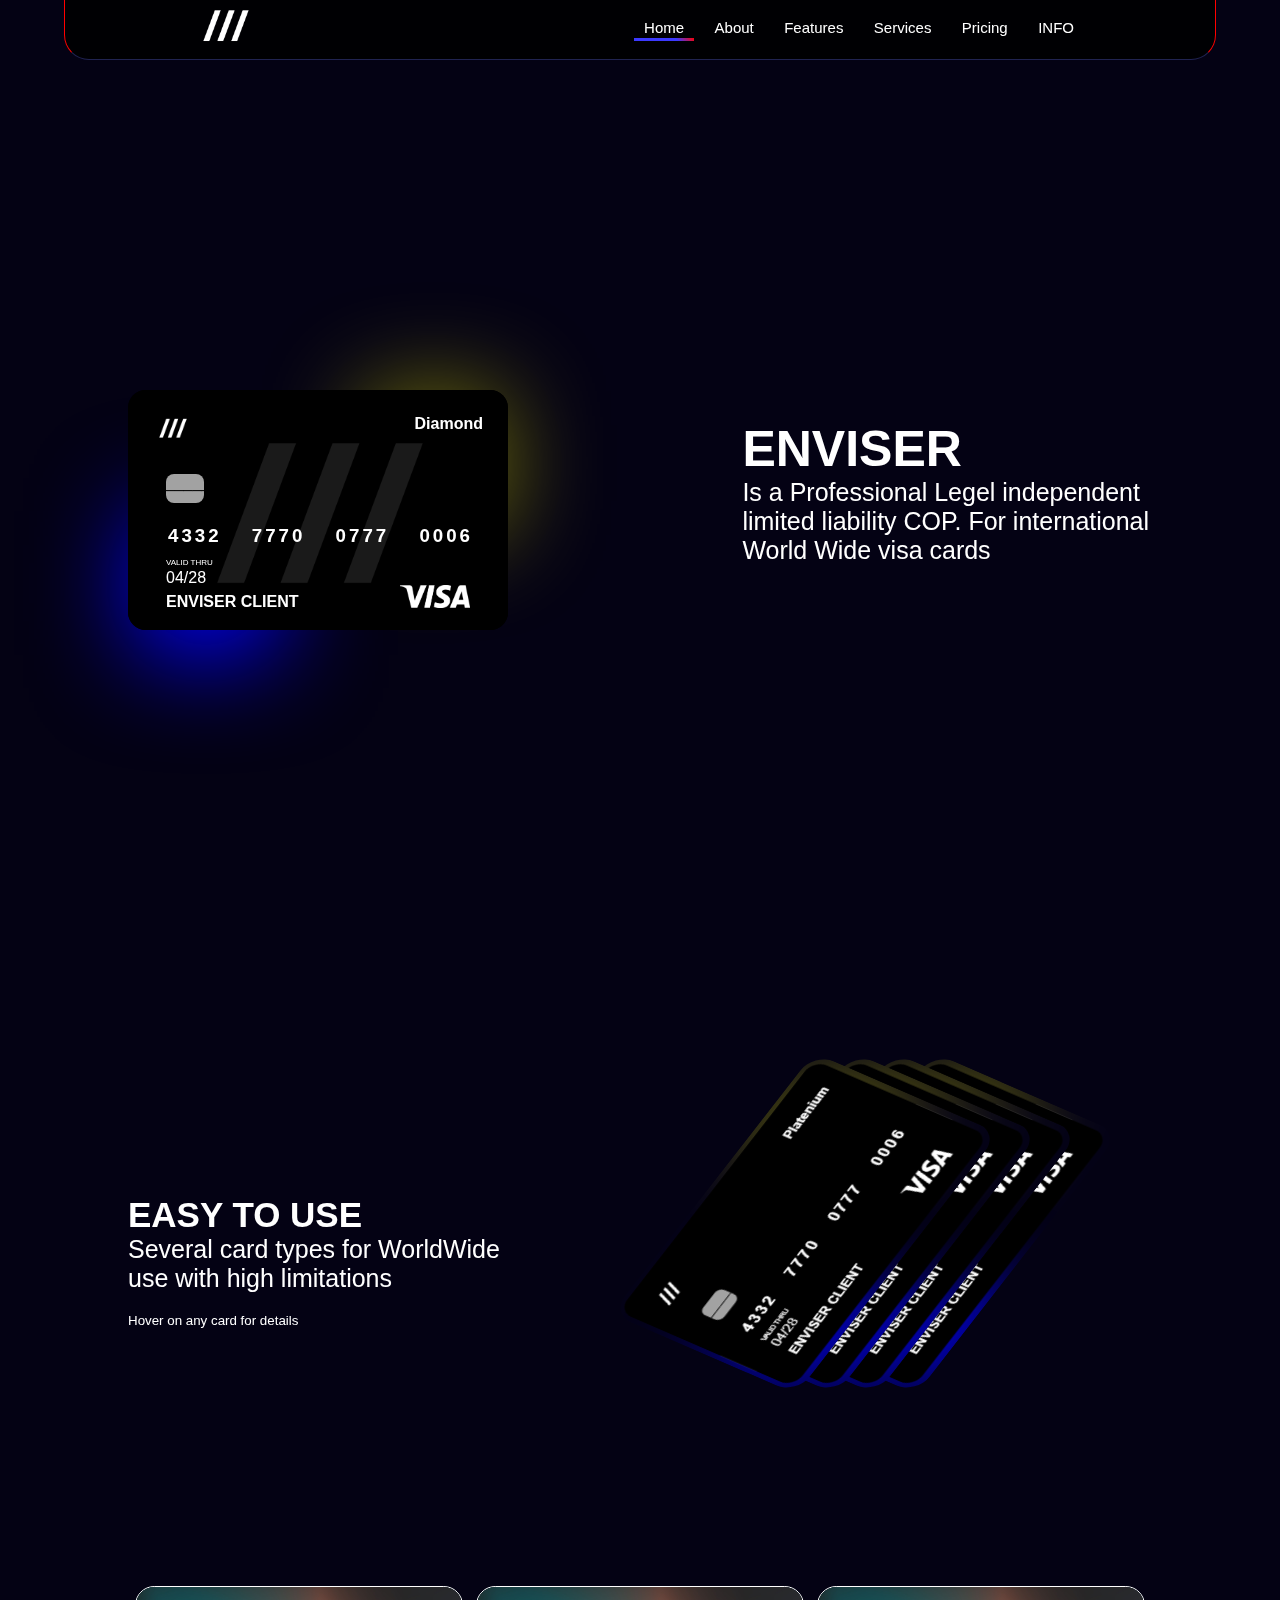
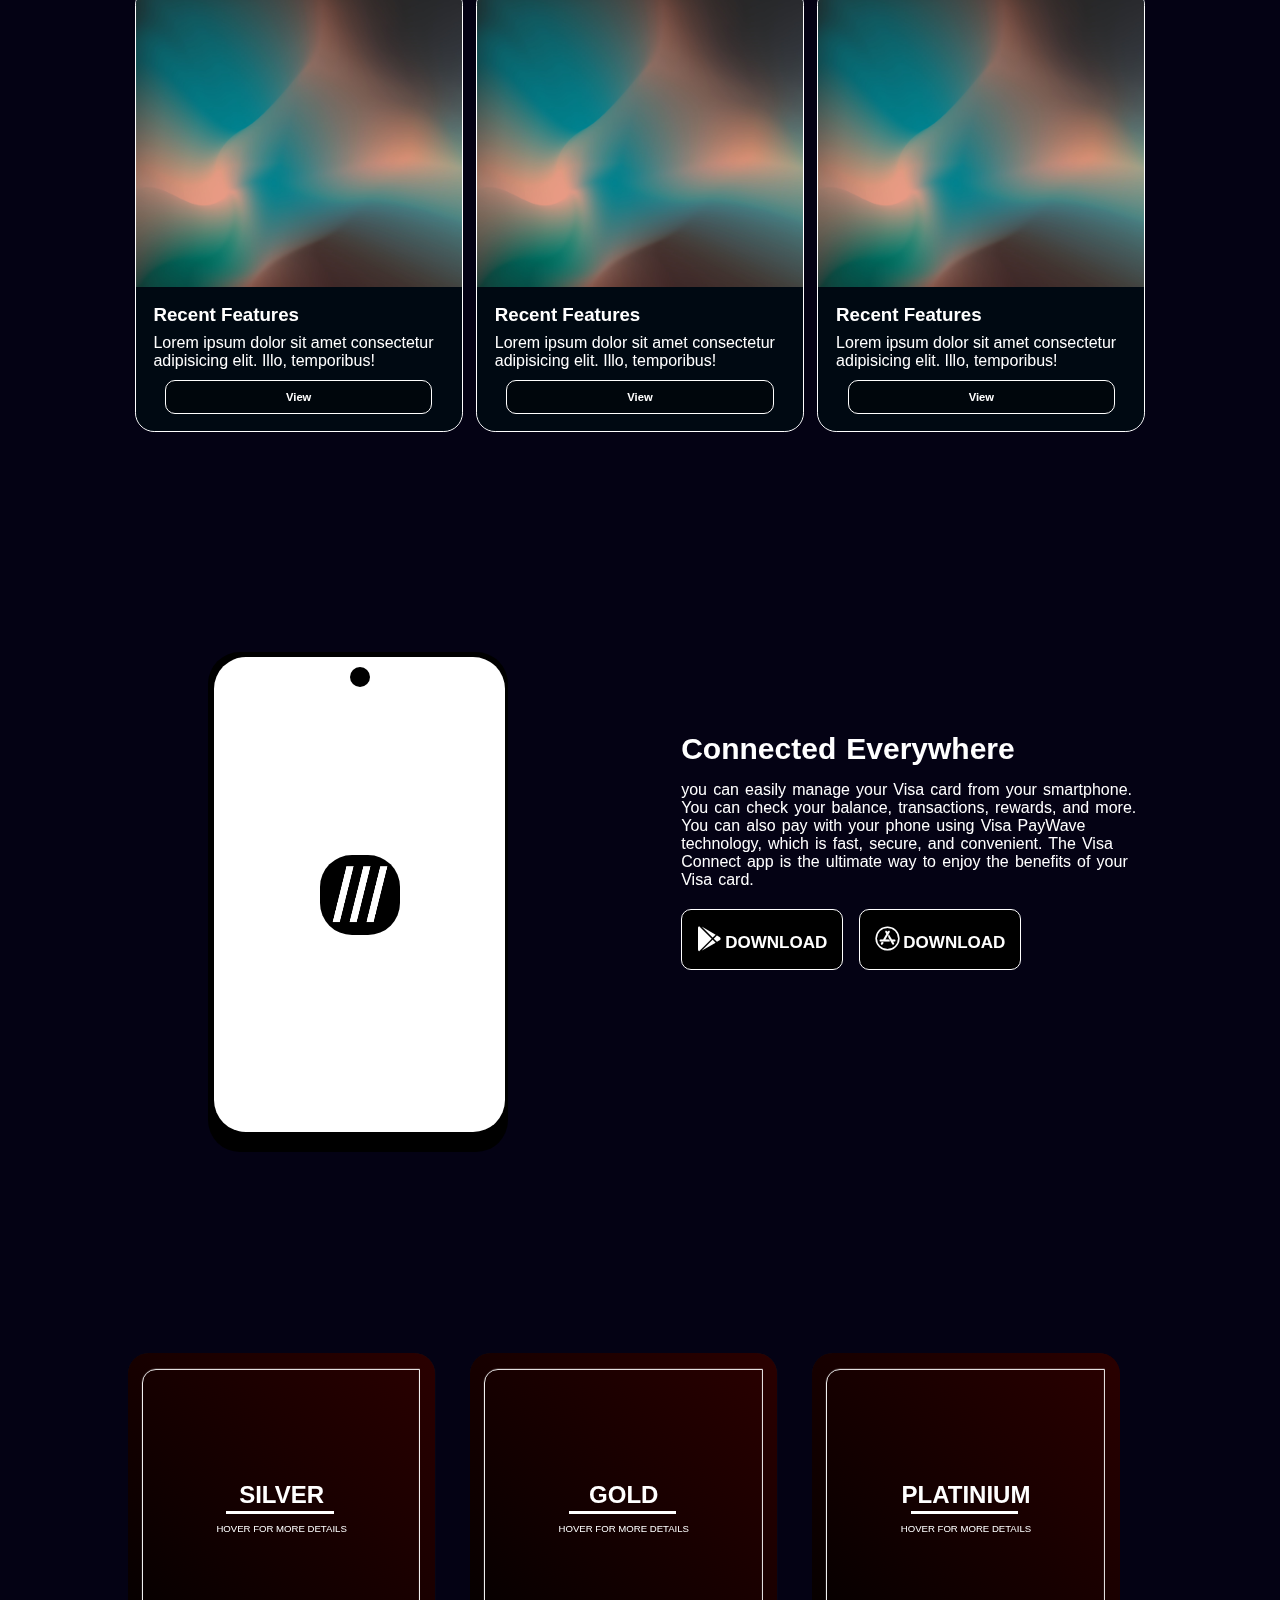
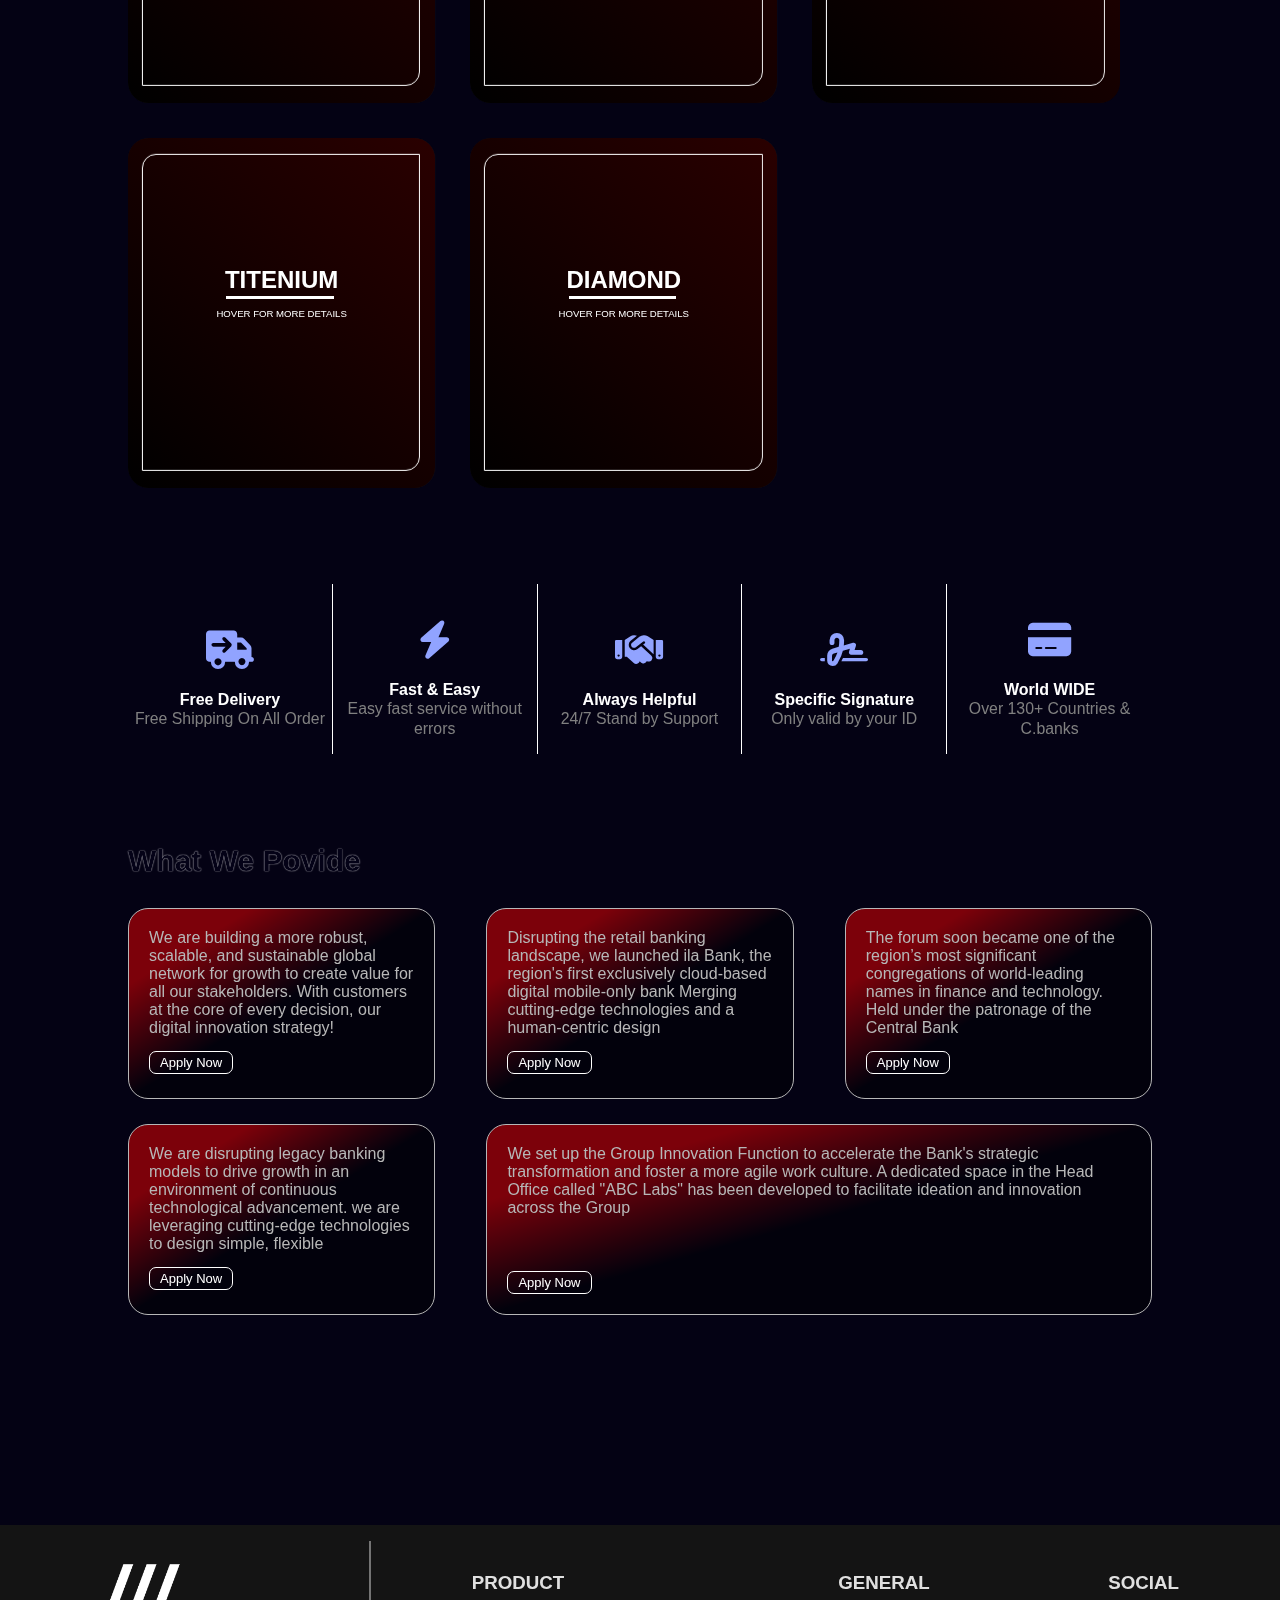
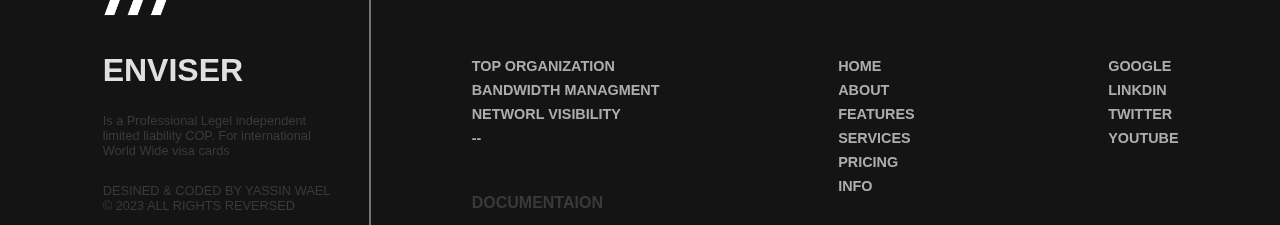
<file: index.html>
<!DOCTYPE html>
<!DOCTYPE html>
<html lang="en">
<head>
    <meta charset="UTF-8">
    <meta http-equiv="X-UA-Compatible" content="IE=edge">
    <link rel="stylesheet" href="css/style.css">
    <link rel="stylesheet" href="css/all.css">
    <title>Enviser</title>
</head>
<body>
    <div class="header">
        <img src="images/enviser.png" draggabe="false" width="350" alt="Logo" class="logo" draggable="false">
        <div class="nav">
            <ul>
                <li><a href="#" class="header-active">Home</a></li>
                <li><a href="#2ndsec">About</a></li>
                <li><a href="#UPDATES">Features</a></li>
                <li><a href="#services">Services</a></li>
                <li><a href="#pricing">Pricing</a></li>
                <li><a href="#features">INFO</a></li>
                <!-- <li><a href="#blog">Blog</a></li>
                <li><a href="#team">Team</a></li> -->
            </ul>
        </div><!--Nav--> 
        <div class="clearfix"></div>
    </div>  <!--header-->
    <div class="container">
    <div class="home">
        <div class="home-view">
        <div class="effects">
            <div class="circle1"></div>
            <div class="circle2"></div>
            <div class="cardholder">
        <div class="card front">
            <div class="cardhead">
            <img src="images/enviser.png" width="40" alt="logo">
            <span class="ctype">Diamond</span>
            <div class="cardsim">_____</div>
            </div><!--cardhead-->
            <div class="cardnumbers">
               <h3>4332 7770 0777 0006</h3>
               <div class="expiry">
               <span class="ddate">VALID 
                 THRU</span>
               <div class="p">
                04/28
               </div>
            </div><!--expiry-->
            </div><!--cardnumbers-->
            <div class="bgen">
            </div>
            <div class="card-name"><h4>ENVISER CLIENT</h4></div>
            <div class="visa-logo">
                <img src="images/Visa.png" width="70" alt="visa">
            </div>
        </div><!--card-->
        <div class="card-back">
            <div class="backdetails">
                <p class="b-link">
                    www.Enviser.com
                </p>
                <div class="auth">
                    This card is Issued by NSTB Persuant to license by VISA/Pacific Pte. Ltd.
                </div>
                <div class="cvv">
                    <p>AUTHORIZED SIGNATURE - NOT VALID UNLESS SIGNED</p>
                <div >
                    <p class="cvp">000</p>
                </div>

                </div><!--cvv-->
                <div class="btype">
                   <p>DEBIT</p> 
                </div>
                <div class="line"></div>
            </div><!--backdetails-->
        </div><!--card-back-->
    </div><!--cardholder-->
    </div><!--effects-->
    <div class="home-content">
        <h1>ENVISER</h1>
        <P>Is a Professional Legel independent limited liability COP. For international World Wide visa cards</P>
    </div>
    <div class="clearfix"></div>
    </div><!--home-view-->
    </div><!--home-->
    <!-- ///////// END OF HOME ////////// -->
    <section class="ndsec" id="2ndsec">
        <div class="nd-parent" >
            <div class="nd-content" >
                <div class="nd-sec-text">
                    <h2>EASY TO USE</h2>
                    <P>Several card types for WorldWide use with high limitations</P>
                    <br>
                    <small>Hover on any card for details</small>
                </div><!--2nd-sec-text-->
                <div class="card-types">
                    <img src="images/Screenshot_7.png" alt="" class="img1">
                    <img src="images/Screenshot_7.png" alt="" class="img2">
                    <img src="images/Screenshot_7.png" alt="" class="img3">
                    <img src="images/Screenshot_7.png" alt="" class="img4">
                </div><!--card-types-->
            </div><!--2nd-content-->
            <div class="clearfix"></div>
        </div><!--2nd-parent-->
    </section><!--2nd section-->
            <!-- START OF FEATURED FIGURES SECTION -->
            <section class="updates">
                <div class="updates-parent" id="UPDATES">
                    <div class="upi1">
                        <figure>
                            <img src="images/wallhaven-6kk75x.jpg" alt="updates(v)">
                        </figure>
                        <div class="up1text">
                        <h3>Recent Features</h3>
                        <p>Lorem ipsum dolor sit amet consectetur adipisicing 
                            elit. Illo, temporibus!</p>
                            <a href="#UPDATES">View</a>
                        </div><!--up1text-->
                    </div><!--upi1-->
                    <!-- ########### 2 ########### -->
                    <div class="upi1">
                        <figure>
                            <img src="images/wallhaven-6kk75x.jpg" alt="updates(v)">
                        </figure>
                        <div class="up1text">
                        <h3>Recent Features</h3>
                        <p>Lorem ipsum dolor sit amet consectetur adipisicing 
                            elit. Illo, temporibus!</p>
                            <a href="#UPDATES">View</a>
                        </div><!--up1text-->
                    </div><!--upi1-->
                    <!-- ########### 2 ########### -->
                    <div class="upi1">
                        <figure>
                            <img src="images/wallhaven-6kk75x.jpg" alt="updates(v)">
                        </figure>
                        <div class="up1text">
                        <h3>Recent Features</h3>
                        <p>Lorem ipsum dolor sit amet consectetur adipisicing 
                            elit. Illo, temporibus!</p>
                            <a href="#UPDATES">View</a>
                        </div><!--up1text-->
                    </div><!--upi1-->
                </div><!--updates-parent-->
            </section><!--updates-->
            <!-- end of updates section  -->

        <!-- ######################## END OF FEATSEC SECTION ####################### -->
        <section class="services" id="services">
            <div class="serv-parent" >
                <div class="phone">
                    <div class="phone-screen">
                        <div class="camera">
                        </div>
                      <div class="ph-content">
                        <img src="images/enviser.png" width="150" alt="logo" class="app">
                        <div class="ph-intxt">
                            <div class="card front inmob">
                                <div class="cardhead">
                                <img src="images/enviser.png" width="40" alt="logo" >
                                <span class="ctype">Platenium</span>
                                <div class="cardsim">_____</div>
                                </div><!--cardhead-->
                                <div class="cardnumbers v2">
                                   <h3>4332 7770 0777 0006</h3>
                                   <div class="expiry expiry2">
                                   <span class="ddate">VALID 
                                     THRU</span>
                                   <div class="p">
                                    04/28
                                                   </div>
                                </div><!--expiry-->
                                </div><!--cardnumbers-->
                                <div class="card-name"><h4>ENVISER CLIENT</h4>
                                <div class="visa-logo visa-logo2">
                                    <img src="images/Visa.png" width="70" alt="visa" class="vis">
                                </div>
                            </div><!--card name-->
                        </div><!--ph-intxt-->
                        <div class="app-details">
                        <h3>Your Balance : 1420 EGP</h3>
                        <p>View Statistics ></p>
                        <P class="P2">+ ADD MONEY</P>
                        <div class="offers">
                         <h4>Essentials</h4>
                         <div>
                            <hr class="ddi">
                            <hr class="ddi2">
                            <hr class="ddi3">
                         </div>
                         <div>
                            <hr class="ddi">
                            <hr class="ddi2">
                            <hr class="ddi3">
                         </div>
                         <div>
                            <hr class="ddi">
                            <hr class="ddi2">
                            <hr class="ddi3">
                         </div>
                        </div><!--offers-->
                        </div><!--app details-->
                       </div><!--app-datails-->
                      </div><!--ph-content-->
                    </div>
                </div><!--phone-->
                <!-- ################### end of phone #####################-->
                <div class="app-details-desc">
                    <h3>Connected Everywhere</h3>
                    <p>you can easily manage your Visa card from your smartphone. You can check your balance, transactions, rewards, and more. You can also pay with your phone using Visa PayWave technology, which is fast, secure, and convenient.
                         The Visa Connect app is the ultimate way to enjoy the benefits of your Visa card.</p>
                         <div class="buttons">
                            <a href="#services"><i class="fa-brands fa-google-play"></i>DOWNLOAD</a>
                            <a href="#services"><i class="fa-brands fa-app-store"></i>DOWNLOAD</a>
                         </div>
                </div><!--app-details-desc-->
                <div class="clearfix"></div>
            </div><!--serv-parent-->
        </section><!--services-->
        <!-- ############## services ends here############### -->
        <section class="animation-sec2">
            <div class="animation-parent">
                <div class="child">
                    <div class="child1">
                        <img src="images/enviser.png" alt="">
                    </div>
                </div>
                <div class="child">
                    <div class="child2">
                        <img src="images/enviser.png" alt="">
                    </div>
                </div>
                <div class="child">
                    <div class="child3">
                        <img src="images/enviser.png" alt="">
                    </div>
                </div>
                <div class="child">
                    <div class="child4">
                        <img src="images/enviser.png" alt="">
                    </div>
                </div>
                <div class="child">
                    <div class="child5">
                        <img src="images/enviser.png" alt="">
                    </div>
                </div>
                <div class="child">
                    <div class="child6">
                        <img src="images/enviser.png" alt="">
                    </div>
                </div>
            </div><!--animation-parent-->
        </section><!--animation-sec2-->
        <!-- ################# END OF ANIMATION SECTION ############## -->
        <section class="env-feat" id="pricing">
            <div class="rotate-cards-parent">
                <div class="rotate-card rtc1" >
                    <div class="rtfront" >
                        <h2 class="aft">SILVER</h2>
                        <p>HOVER FOR MORE DETAILS</p>
                    </div><!--rtfront-->
                    <div class="rtback">
                        <h4>Basic</h4>
                        <h3>9.99$</h3>
                        <p><i class="fa-solid fa-check"></i> Access to Basic plan Features</p>
                        <p><i class="fa-solid fa-check"></i> 60 Countries</p>
                        <p><i class="fa-solid fa-check"></i> Technical Support</p>
                        <a href="#pricing" class="rta">Apply</a>
                    </div><!--rtback-->
                </div><!--rotate-card rtc1-->
                <!-- ########### item 2 ########### -->
                <div class="rotate-card rtc1">
                    <div class="rtfront">
                        <h2 class="aft">GOLD</h2>
                        <p>HOVER FOR MORE DETAILS</p>
                    </div><!--rtfront-->
                    <div class="rtback">
                        <h4>STANDRED</h4>
                        <h3>15.99$</h3>
                        <p><i class="fa-solid fa-check"></i> Access to standerd plan Features</p>
                        <p><i class="fa-solid fa-check"></i> 90 Countries</p>
                        <p><i class="fa-solid fa-check"></i> Technical Support</p>
                        <a href="#pricing" class="rta">Apply</a>
                    </div><!--rtback-->
                </div><!--rotate-card rtc1-->
                <!-- ######## item 3 ######### -->
                <div class="rotate-card rtc1">
                    <div class="rtfront">
                        <h2 class="aft">PLATINIUM</h2>
                        <p>HOVER FOR MORE DETAILS</p>
                    </div><!--rtfront-->
                    <div class="rtback">
                        <h4>PRO</h4>
                        <h3>25.99$</h3>
                        <p><i class="fa-solid fa-check"></i> Access to PRO plan Features</p>
                        <p><i class="fa-solid fa-check"></i> 90+ Countries</p>
                        <p><i class="fa-solid fa-check"></i> Technical Support</p>
                        <a href="#pricing" class="rta">Apply</a>
                    </div><!--rtback-->
                </div><!--rotate-card rtc1-->
                <!-- ######## item 3 ######### -->
                <div class="rotate-card rtc1">
                    <div class="rtfront">
                        <h2 class="aft">TITENIUM</h2>
                        <p>HOVER FOR MORE DETAILS</p>
                    </div><!--rtfront-->
                    <div class="rtback">
                        <h4>PRO+</h4>
                        <h3>35.99$</h3>
                        <p><i class="fa-solid fa-check"></i> Access to Pro+ plan Features</p>
                        <p><i class="fa-solid fa-check"></i> 120 Countries</p>
                        <p><i class="fa-solid fa-check"></i> Technical Support</p>
                        <a href="#pricing" class="rta">Apply</a>
                    </div><!--rtback-->
                </div><!--rotate-card rtc1-->
                <!-- ######## item 4 ######### -->
                <div class="rotate-card rtc1">
                    <div class="rtfront">
                        <h2 class="aft">DIAMOND</h2>
                        <p>HOVER FOR MORE DETAILS</p>
                    </div><!--rtfront-->
                    <div class="rtback">
                        <h4>ADVANCED</h4>
                        <h3>49.99$</h3>
                        <p><i class="fa-solid fa-check"></i> Access to ADVANCED plan Features</p>
                        <p><i class="fa-solid fa-check"></i> 150+ Countries</p>
                        <p><i class="fa-solid fa-check"></i> Technical Support</p>
                        <a href="#pricing" class="rta">Apply</a>
                    </div><!--rtback-->
                </div><!--rotate-card rtc1-->
            </div><!--rotate-cards-parent-->
        </section><!--env-feat-->
        <!-- END OF ROTATE CARDS SECTION -->
            <!-- START OF FEATURED FIGURES SECTION -->
            <section class="loader">
                <div class="loader-parent">
                    <div class="ldr ldr1">
                        <!-- <i class="fa-light fa-bolt"></i> -->
                      <div class="icon-re">
                        <i class="fa-solid fa-truck-arrow-right hidup"></i>
                        <i class="fa-solid fa-truck-arrow-right risup"></i>
                       </div><!--icon-re-->
                        <div class="ldr-desc">
                        <p>Free Delivery</p>
                        <p class="ldr-p">Free Shipping On All Order</p>
                        </div><!--ldr-desc-->
                    </div><!--ldr ldr1-->
                    <div class="ldr ldr1">
                        <!-- <i class="fa-light fa-bolt"></i> -->
                      <div class="icon-re">
                        <i class="fa-solid fa-bolt hidup"></i>
                        <i class="fa-solid fa-bolt risup"></i>
                       </div><!--icon-re-->
                        <div class="ldr-desc">
                        <p>Fast & Easy</p>
                        <p class="ldr-p">Easy fast service without errors</p>
                        </div><!--ldr-desc-->
                    </div><!--ldr ldr1-->
                    <div class="ldr ldr1">
                        <!-- <i class="fa-light fa-bolt"></i> -->
                      <div class="icon-re">
                        <i class="fa-solid fa-handshake hidup"></i>
                        <i class="fa-solid fa-handshake risup"></i>
                       </div><!--icon-re-->
                        <div class="ldr-desc">
                        <p>Always Helpful</p>
                        <p class="ldr-p">24/7 Stand by Support</p>
                        </div><!--ldr-desc-->
                    </div><!--ldr ldr1-->
                    <div class="ldr ldr1">
                        <!-- <i class="fa-light fa-bolt"></i> -->
                      <div class="icon-re">
                        <i class="fa-solid fa-signature hidup"></i>
                        <i class="fa-solid fa-signature risup"></i>
                       </div><!--icon-re-->
                        <div class="ldr-desc">
                        <p>Specific Signature</p>
                        <p class="ldr-p">Only valid by your ID</p>
                        </div><!--ldr-desc-->
                    </div><!--ldr ldr1-->
                    <div class="ldr ldr1 ldrlast">
                        <!-- <i class="fa-light fa-bolt"></i> -->
                      <div class="icon-re">
                        <i class="fa-solid fa-credit-card hidup"></i>
                        <i class="fa-solid fa-credit-card risup"></i>
                       </div><!--icon-re-->
                        <div class="ldr-desc">
                        <p>World WIDE</p>
                        <p class="ldr-p">Over 130+ Countries & C.banks</p>
                        </div><!--ldr-desc-->
                    </div><!--ldr ldr1-->
                </div><!--loader-parent-->
            </section><!--Loader-->
            <!-- #################### START OF CARD featsures SECTION ############### -->
    <section class="cards-featsec">
        <div class="cf-parent" id="features">
            <h2>What We Povide</h2>
            <div class="cf-content">
                <div class="item ita itb">
                    <div class="ita-a">
                    <p>We are building a more robust, scalable, 
                        and sustainable global network for growth 
                        to create value for all our stakeholders. With customers at the core of every
                         decision, our digital innovation strategy!</p>
                        </div><!--ita-a-->
                        <a href="#features">Apply Now</a>
                </div><!--item1-->
                <div class="item ita itb">
                    <div class="ita-a">
                    <p>Disrupting the retail banking landscape, we launched  ila Bank, 
                        the region's first exclusively cloud-based digital mobile-only bank Merging cutting-edge technologies and a human-centric design</p>
                </div><!--ita-a-->
                <a href="#features">Apply Now</a>
                </div><!--item1-->
                <div class="item ita itb">
                    <div class="ita-a">
                    <p>The forum soon became one of the region’s most significant congregations of world-leading names in finance and technology. Held under the patronage of the Central Bank</p>
                </div><!--item1-->
                <a href="#features">Apply Now</a>
                </div><!--item1-->
                <div class="item ita itb">
                    <div class="ita-a">
                    <p>We are disrupting legacy banking models to drive growth in an environment of continuous technological advancement. we are leveraging cutting-edge technologies to design simple, flexible</p>
                    </div><!--ita-a-->
                        <a href="#features">Apply Now</a>
                </div><!--item1-->
                <div class="item ita1 itb">
                    <p>We set up the Group Innovation Function to accelerate the Bank's strategic transformation and foster a more agile work culture. A dedicated space in the Head Office called "ABC Labs" has been developed to facilitate ideation and innovation across the Group</p>
                        <a href="#features">Apply Now</a>
                </div><!--item1-->
            </div><!-- cf-content -->
        </div><!--cf-parent-->
        </section><!--cards-featsec-->
        <!-- START OF FEATURED FIGURES SECTION -->
</div><!--container-->
<footer class="footer">
    <div class="footer-main">
        <img src="images/enviser.png" width="110" alt="env-footer">
        <h2>ENVISER</h2>
        <P>Is a Professional Legel independent limited liability COP. For international World Wide visa cards</P>
        <p>DESINED & CODED BY YASSIN WAEL &copy; 2023 ALL RIGHTS REVERSED</p>
    </div><!--footer-main-->
    <!-- //////////////////////// -->
    <div class="footer-details">
       <div class="f-products">
        <h3>Product</h3>
        <div class="f-links">
        <a href="#">TOP ORGANIZATION</a>
        <a href="#">BANDWIDTH MANAGMENT</a>
        <a href="#">NETWORL VISIBILITY</a>
        <a href="#">--</a>
       </div><!--links-->
       </div><!--f-products-->
       <div class="f-general">
        <h3>General</h3>
        <div class="f-links">
        <a href="home">Home</a>
        <a href="#2ndsec">About</a>
        <a href="#UPDATES">Features</a>
        <a href="#services">Services</a>
        <a href="#pricing">Pricing</a>
        <a href="#features">INFO</a>
        </div>
       </div><!-- general -->
       <div class="f-social">
        <h3>Social</h3>
        <div class="f-links">
        <a href="#">Google</a>
        <a href="#">linkdin</a>
        <a href="#">twitter</a>
        <a href="#">youtube</a>
        </div>
       </div>
    </div><!--footer-detail-->
</footer>
</body>
</html>
</file>
<file: css/style.css>
*
{
    padding: 0;
    margin: 0;
    box-sizing: border-box;
    font-family: Arial, Helvetica, sans-serif;
    text-decoration: none;
    transition: 0.5s;
    scroll-behavior: smooth;
}
body
{
    background-color: #040214;
    perspective: 600px;
}
.container
{
    width: 80%;
    margin: auto;
}
.clearfix
{
    clear: both;
}
.header
{
    position: sticky;
    width: 90%;
    margin: auto;
    border-radius: 0px 0px 25px 25px;
    height: 60px;
    padding: 0px 10%;
    top: 0px;
    background-color: #000000d0;
    border-left: 1px solid red;
    border-right: 1px solid red;
    border-bottom: 1px solid #6672ff4f;
    z-index: 110;
}
.logo
{
    width: 66px;
    /* margin: 0px 10%; */
    padding: .5% 0;
    float: left;
}
.nav
{
    float: right;
    /* margin-right: 10%; */
    text-align: center;
    list-style: none;
    margin-top: 18px;
}
.nav li 
{
    display: inline-block;
    margin: 1px 3px;
}
.nav li a
{
    color: #fff;
    text-decoration: none;
    padding: 5px 10px;
    transition: .4s;
    font-size: 15px;
    position: relative;
}
.nav li a::after,
.header-active:after
{
    content: "";
    margin: auto;
    position: absolute;
    bottom: 0;
    left: 0;
    width: 0;
    height: 3px;
    background: #ffffff;
    transition: 0.5s;
}
.nav li a::after,
.header-active:after
{
    content: "";
    margin: auto;
    position: absolute;
    bottom: 0;
    left: 0;
    width: 0;
    height: 3px;
    background: linear-gradient(45deg, #3c39ff 70%, red );
    transition: 0.5s;
}
.header .nav .header-active:after
{
    width: 100%;
}
.nav li a:hover::after
{
   width: 100%;
}
.overlay
{
    width: 100%;
    height: 100%;
    background: rgb(0, 0, 0,0.7);
}
/* ----------------------- header end -----------------------------*/
.home
{
    width: 100%;
    height: 100vh;
    z-index: 100;
    perspective: 100px;
}
.home-view
{
    top: 50%;
    transform: translateY(-50%);
    position: absolute;
}
.backg
{
    background: url(../images/enviser.png) no-repeat;
    background-position: center;
    background-size: cover;
}
.cardholder
{
    width: 380px;
    height: 240px;
    position: relative;
    transform-origin: right center;
    transition: transform 1s;
    transform-style: preserve-3d;
    perspective: 500px;
    float: left;
}
.home .card, .card-back
{
    color: #fff;
    width: 380px;
    height: 240px;
    background: #000;
    border-radius: 18px;
    padding: 25px;
    /* margin: 13% 0; */
    /* box-shadow: 5px 5px 120px 1px rgba(255, 255, 255, 0.557)  */
}
.card-back, .front
{
    position: absolute;
}
.front
{
    z-index: 1;
    backface-visibility: hidden;
}
.cardholder:hover
{
    transform: rotateY(180deg) translateX(100%);
}
.cardsim
{
    width: 10%;
    height: 12%;
    background-color: rgb(162, 162, 162);
    position: absolute;
    border-radius: 8px;
    top: 35%;
    left: 10%;
    overflow: hidden;
    color: #000;
    backface-visibility: hidden;
}
.card h3
{
    word-spacing: 22px;
    margin: 15px;
    letter-spacing: 3px;
    position: absolute;
    top: 50%;
}
.card .ctype
{
    float: right;
    font-weight: 600;
}
.card .ddate
{
    font-size: 8px;
}
.expiry
{
    position: absolute;
    bottom: 18%;
    left: 10%;
}
.card-name
{
    bottom: 8%;
    position: absolute;
    left: 10%;
}
.visa-logo
{
    position: absolute;
    bottom: 18px;
    right: 10%;
}
/* card back */
.card-back
{
    padding: 0;
    transform: rotateY(180deg);
}
.backdetails
{
    position: relative;
}
.backdetails .line
{
    top: 140px;
    position: absolute;
    width: 100%;
    height: 50px;
    background: rgb(121, 121, 121);
}
.b-link
{
    padding: 10px 0px 0px 20px;
    font-size: 10px;
}
.cvv
{
    width: 40%;
    height: 30px;
    background: #fff;
    margin: 48px 20px;
    color: #000;
    position: absolute;
}
.cvv > p
{
    position: absolute;
    font-size: 7px;
    color: #fff;
    top: -16px;
}
.cvv .cvp
{
    position: absolute;
    right: 12px;
    top: 7px;
    font-weight: 700;
}
.btype
{
    font-size: 20px;
    font-weight: 600;
    position: absolute;
    top: 80px;
    right: 20px;
}
.auth
{
    font-size: 8px;
    left: 20px;
    color: #fff;
    position: absolute;
    top: 125px;
    font-weight: 600;
}
/* /////////////// effects //////////// */
.effects
{

float: left;

width: fit-content;

height: fit-content;

/* padding: 55px 0 0; */

position: relative;
}
.circle1
{
    /* background-color: yellow; */
    position: absolute;
    right: 0;
    top: 97px;
    border-radius: 15%;
    box-shadow: -74px -24px 100px 72px rgb(255 255 0 / 46%);
}
.circle2
{
    background-color: blue;
    position: absolute;
    left: 0;
    bottom: 20px;
    border-radius: 50%;
    box-shadow: 78px -27px 100px 72px blue; 
}
/* //////// home content  /////////// */
.home-content
{
    float: right;
    color: white;
    width: 40%;
    margin: 30px 0px 0px 30px;
    top: 0;
    right: 0;
    /* position: absolute; */
}
.home-content h1
{
    font-size: 50px;
}
.home-content p
{
    font-size: 25px;
}
/* ///////////END OF HOME///////////// */
.ndsec 
{
    color: white;
    padding: 80px 0px 110px 0px;
}
.nd-content
{
    margin: 70px 0;
}
.ndsec .nd-sec-text
{
    width: 40%;
    float: left;
    margin: 65px 12% 0px 0px;
}
.ndsec .nd-sec-text h2
{
    font-size: 35px;
}
.ndsec .nd-sec-text p
{
    font-size: 25px;
}
.ndsec .card-types
{
    position: relative;
    margin: 90px 0px;
}
.ndsec img
{
    /* transform: matrix(1, 1, .3, 1, 0, 0);  */
    transform: matrix(0.7,-0.9,0.99,0.43,0,0);
    /* -ms-transform: matrix(0.71,0.71,-0.28,1.13,0,0); */
    /* -webkit-transform: matrix(0.71,0.71,-0.28,1.13,0,0); */
    width: 290px;
    position: absolute;
    border-radius: 20px;
}
.ndsec .img1 {
    transform: matrix(0.7,-0.9,0.99,0.43,0,0);
    z-index: 100;
}
.ndsec .img2 {
    transform: matrix(0.7,-0.9,0.99,0.43,40,0);
    z-index: 99;
}
.ndsec .img3 {
    transform: matrix(0.7,-0.9,0.99,0.43,80,0);
    z-index: 98;
}
.ndsec .img4 {
    transform: matrix(0.7,-0.9,0.99,0.43,120,0);
    z-index: 97;
}
.ndsec .img1:hover,
.ndsec .img2:hover,
.ndsec .img3:hover,
.ndsec .img4:hover
{
    transform: matrix(0.8,-0.9,0.99,0.43,153,-85);
    z-index: 101;
}
/* ///////////// END OF SECTION 2 ///////////// */
.cf-parent
{
    position: relative;
    color: rgb(183, 183, 183);
    padding: 50px 0px;
}

.cf-content {
    display: grid;
    grid-template-columns: repeat(3 , 30%);
    grid-auto-rows: minmax(100px , auto);
    gap: 6% 5%;
}
.ita1
{
    grid-column: 2 / 4;
}
.ita1 p
{
    /* min-height: 75px; */
    padding: 0rem 0 2.5rem;
}
.cf-parent h2
{
    font-size: 30px;
    margin: 30px 0px;
    /* letter-spacing: -13px; */
    opacity: 1;
    text-shadow: 0px 0px 1.3px white;
    transition: .3s;
    color: rgb(4, 2, 23);

}
.cf-parent:hover h2 
{
    /* letter-spacing: normal; */
    opacity: 1;
    color: #fff;
}
.cf-parent .item
{
    width: 100%;
    background: linear-gradient(to right bottom, #ff00007a 20%, rgba(0, 0, 0, 0.379) 50%);
    /* background: linear-gradient(to right bottom, #91a3ff -50%, rgba(0, 0, 0, 0.379) 60%); */
    padding: 20px;
    border: 1px solid;
    border-radius: 20px;
    animation-name: card1;
    position: relative;
    overflow: hidden;
    transition: .4s;
}
.cf-parent .item:hover
{
    background: linear-gradient(to right bottom, #ff0000b9 20%, rgba(0, 0, 0, 0.379) 50%);    
}
.item a
{
    color: #fff;
    margin: 0.9rem 0;
    font-size: 13px;
    padding: 3px 10px;
    display: block;
    width: fit-content;
    border: 1px solid;
    border-radius: 7px;
}
.cf-parent .item:hover p
{
    color: #fff;
}
/* end of section 3 */
.serv-parent
{
   position: relative;
   padding: 70px 0px;
}
.phone
{
    width: 300px;
    height: 500px;
    margin-left: 80px;
    background: #000;
    border-radius: 32px;
    position: relative;
    float: left;
}
.phone-screen
{
    width: 97%;
    left: 2%;
    top: 5px;
    height: 95%;
    position: absolute;
    border-radius: inherit;
    background-color: #fff;
    overflow: hidden;
}
.camera
{
    border-radius: 50%;
    height: 20px;
    width: 20px;
    margin: 10px auto;
    background: #000;
}
.phone  .app{
    position: absolute;
    background: #000;
    border-radius: 20px;
    width: 80px;
    height: 80px;
    left: 50%;
    top: 50%;
    transform: translate(-50%, -50%);
    animation-name: app;
    animation-delay: 8s;
    animation-duration: 3s;
    /* animation-delay: 1s; */
    border-radius: 32px;
    animation-iteration-count: 4;
    animation-fill-mode: forwards;
}
@keyframes app {
    0%
    {
        height: 40px;
        width: 40px;
    }
    40% 
    {
        width: 40px;
        height: 40px;
    }
    80%
    {
        opacity: 1;
    }
    97%
    {
        width: 100%;
        height: 100%;
        opacity: 0;
    }
    100%
    {
        opacity: 0;
    }
}
/* in mob screen */
.services
{
    margin-top: 150px;
}
.inmob
{
    position: absolute;
    top: 60px;
    opacity: 0;
    width: 90%;
    height: 37%;
    background: #000;
    color: white;
    padding: 20px;
    margin: 15px;
    border-radius: 15px;
    animation-name: app-card;
    animation-duration: 3s;
    animation-delay: 11s;
    animation-timing-function: ease-out;
    animation-iteration-count: 4;
    animation-fill-mode: forwards;
}
@keyframes app-card {
    0%
    {
        opacity: 0;
        
    }
    /* 10% 
    {
        opacity: 1;
    } */
    40%
    {
        opacity: 1;
        top: 25px;
    }
    100%
    {
        opacity: 1;
        top: 25px;
    }
}
.visa-logo2 img
{
    width: 50px;
    float: right;
    position: absolute;
    height: 15px;
    right: -99px;
}
.v2 h3
{
    font-size: 13px;
    margin: 11px 7.1px;
    word-spacing: 8px;
}
.expiry2
{
    font-size: 9px;
}
.phone .card-name h4
{
    float: left;
}
.app-details
{
    position: absolute;
    width: 88%;
    top: 290px;
    left: 20px;
    opacity: 0;
    animation-name: app-details;
    animation-duration: 3s;
    animation-delay: 11.2s;
    animation-iteration-count: 4;
    animation-timing-function: ease-out;
    animation-fill-mode: forwards;
}
@keyframes app-details {
    0%
    {
        opacity: 0;
    }
    20%
    {
        opacity: 1;
    }
    50%
    {
        top: 250px;
    }
    100%
    {
        top: 250px;
        opacity: 1;
    }
}
.app-details h3 , .P2
{
    line-height: 40px;
}
.P2
{
    color: #fff;
    background: blue;
    font-weight: 600;
    border-radius: 8px;
    text-align: center;
    margin: 3px 0px;
}
.offers
{
    margin: 10px 0px;
    font-size: 15px;
}
.offers div
{
    border-radius: 10px;
    width: 30%;
    height: 80px;
    background-color: #000;
    float: left;
    margin: 5% 1.6%;
    padding: 15px;
}
.offers div hr
{
    margin: 10px 0px 12px;
}
/* end of mobile app */
.app-details-desc
{
    float: right;
    width: 45%;
    color: #ffff;
    position: absolute;
    right: 10px;
    top: 150px;
    word-spacing: 1.7px;
}
.app-details-desc h3
{
    font-size: 30px;
    margin-bottom: 15px;
}
.app-details-desc .buttons a
{
    margin: 20px 0px;
}
.app-details-desc .buttons a , .rotate-card a , .up1text a
{
    display: inline-block;
    width: fit-content;
    height: fit-content;
    margin-right: 10px;
    color: #fff;
    background: #000;
    font-size: 17px;
    text-align: center;
    font-weight: 600;
    padding: 3.5% 15px;
    border-radius: 10px;
    border: 1px solid;
}
.app-details-desc .buttons i
{
    font-weight: 400;
    font-size: 25px;
    margin-right: 3px;
}
.app-details-desc .buttons a:hover
{
    background: #fff;
    color: #000;
}
/* ############# END OF services section ###############*/
.animation-sec2
{
    position: relative;
    display: none;
}
.animation-parent
{
    background: #3c39ff4f;
    height: 500px;
    padding: 2% 0px;
}
.animation-parent .child
{
    width: 100%;
    height: 14.4%;
    margin-bottom: 1.6%;
    background: #fff;
    position: relative;
}
.animation-parent .child .child1, .child2  , .child3, .child4, .child5 , .child6
{
    height: 100%;
    width: 150px;
    position: absolute;
    right: 0;
    background: black;
    border-radius: 13px;
}
.animation-parent .child .child2 , .child4, .child6
{
    position: absolute;
    left: 0;
}
.child1, .child2, .child3, .child4, .child5, .child6
{
    animation: child2  3s  ease-in-out  3s  2  alternate forwards running;
    animation-name: child2;
    animation-duration: 2s;
    animation-timing-function: ease-in-out;
    animation-delay: 2s;
    animation-iteration-count: infinite;
    animation-fill-mode: backwards;
}
.child1
{
    /* animation: child1  3s  ease-in-out  0s  4  alternate forwards; */
    animation-delay: 0s;
}
.child3 
{
    animation-name: child3;
    animation-delay: 6s;
    animation-direction: alternate-reverse;
    animation-fill-mode: forwards;
}
.child4
{
    animation-name: child4;
    animation-delay: 10s;
    animation-direction: alternate;
    animation-fill-mode: forwards;
}
.child5
{
    animation-name: child5;
    animation-delay: 14s;
    animation-direction: alternate-reverse;
    animation-fill-mode: forwards;
}
.child6
{
    animation-name: child6;
    animation-delay: 18s;
    animation-direction: alternate;
    animation-fill-mode: backwards;
}
.child img
{
    width: 60px;
    margin: 10px 45px;
}
@keyframes child1 {
    0%
    {
        right: 0;
    }
    100%
    {
        right: 81%;
    }
}
@keyframes child2 {
    0%
    {
        left: 0;
    }
    100%
    {
        left: 81%;
    }
}
@keyframes child3 {
    0%
    {
        right: 81%;
    }
    100%
    {
        right: 0px;
    }
}
@keyframes child4 {
    0%
    {
        left: 0;
    }
    100%
    {
        left: 81%;
    }
}
@keyframes child5 {
    0%
    {
        right: 81%;
    }
    100%
    {
        right: 0px;
    }
}
@keyframes child6 {
    0%
    {
        left: 0;
    }
    100%
    {
        left: 81%;
    }
}
/* ############# END OF ANIMATION ############ */
.env-feat, .updates-parent , .spinner
{
    margin: 4rem 0px;
    padding-top: 4.2rem;
}
section .rotate-cards-parent
{
    position: relative;
    display: flex;
    justify-content: flex-start;
    flex-flow: row wrap;
    gap: 35px;
}
.rotate-card , .rtfront, .rtback
{
    width: 30%;
    height: 350px;
    /* background: #222; */
    color: #fff;
    padding: 1.2rem;
    border-radius: 1.3rem;
    transition: transform 1s;
    transform-style: preserve-3d;
    perspective: 500px;
}
.rotate-card:hover
{
    transform: rotateY(180deg);
}
.rtfront, .rtback
{
    position: absolute;
    width: 100%;
    height: 100%;
    top: 0;
    left: 0;
}
.rtfront
{
    background: linear-gradient(45deg, black, #2a0000);
    z-index: 1;
    text-align: center;
    padding: 8rem 0rem;
    backface-visibility: hidden;
}
.rtfront p
{
    font-size: 0.6rem;
    margin: 14px;
}
.rtback
{
    background: rgba(34, 34, 34, 0.573);
    transform: rotateY(180deg);
}
.rotate-card .rtback h3
{
    font-size: 1.2rem;
}
.rotate-card .rtback h3
{
    font-size: 1.9rem;
    margin: 1rem 0px;
}
.rotate-card .rtback p
{
    margin: 0.8rem 0;
}
.rotate-card .rtback i
{
    margin: 0px 0.2rem;
}
.rotate-card .rtback .rta
{
    text-align: center;
    width: 100%;
    margin: 4.4rem 0.1rem 0rem;
    background: transparent;
    border-radius: 0.9rem;
}
.aft
{
    position: relative;
}
.rtfront .aft::after
{
    content: "";
    position: absolute;
    width: 35%;
    height: 3px;
    right: 33%;
    bottom: -5px;
    background: #fff;
}
.rtfront::after
{
    content: "";
    position: absolute;
    /* background: #3c39ff; */
    top: 0;
    left: 0;
    width: 90%;
    height: 90%;
    transform: translate(5%, 5%);
    border: 1px solid white;
    border-radius: 14px 0px;
}
/* end rotate cards */
.updates-parent
{
    display: flex;
    flex-flow: row wrap;
    justify-content: space-around;
    padding-top: 5.2rem;
    color: #fff;
}
.upi1
{
    width: 32%;
    border: 1px solid #fff;
    border-radius: 1.2rem;
    overflow: hidden;
    display: flex;
    flex-flow: column;
    background: #012;
}
.upi1:hover
{
    box-shadow: 2px 3px 10px 3px rgb(255 255 255 / 25%);
    transform: scale(1.01);
}
.upi1:hover img
{
    transform: scale(1.4);
}
.updates-parent figure
{
    width: 100%;
     height: 300px; 
    /*margin-bottom: 1.9rem;*/
    z-index: 100;
    overflow: hidden;
}
figure [alt="updates(v)"]
{
    width: 100%;
    height: 100%;
}
.up1text
{
    padding: 17px 1.1rem;
    /* margin: 0 .8rem; */
    /* overflow: hidden; */
    position: relative;
    background: #00000072;
    /* border-radius: 1.2rem; */
}
.up1text h3
{
    margin-bottom: .5rem;
}
.up1text::after
{
    content: "ENVISER";
    position: absolute;
    transform: matrix(11, 0, 0, 11, 680, -40);
    transform: matrix(11, 0, 0, 16.4, 980, -74);
    opacity: .1;
    transition: transform .6s ease-in-out;
}
.upi1:hover .up1text::after 
{
    transform: matrix(11, 0, 0, 16.4, 170, -74);
}
.up1text a
{
    font-size: .7rem;
    display: block;
    margin: 0.6rem auto 0;
    width: 92%;
    position: relative;
    background: rgba(0, 0, 0, 0.314);
    /* z-index: 100; */
}
/* <!-- end of updates section  --> */
.loader .loader-parent 
{
    display: flex;
    flex-flow: row wrap;
    justify-content: flex-start;
    margin: 6rem 0 10px;
}
.loader .loader-parent .ldr 
{
    width: 20%;
    color: #fff;
    display: flex;
    text-align: center;
    flex-direction: column;
    justify-content: center;
    align-items:center ;
    padding: 1rem 6px;
    border-right: 1px solid white;
    overflow: hidden;
    transition: all .5;
}
.icon-re
{
    position: relative;
    overflow: hidden;
}
.loader .loader-parent .ldr i
{
    font-size: 2.4rem;
    margin: 1.3rem;
}
.loader .loader-parent .ldr p
{
    line-height: 1.2rem;
}
.loader .loader-parent .ldr .ldr-desc::first-line
{
    font-weight: 700;
}
.loader .loader-parent .ldr .ldr-p
{
    font-size: .99rem;
    color: gray;
    font-weight: 500;
}
.loader .loader-parent .ldr .risup
{
    position: absolute;
    color: #fff;
    top: 0;
    left: 0;
    transform: translateY(180px);
}
.loader .loader-parent .ldr .hidup
{
    color: #91a3ff;
}
.loader .loader-parent .ldr:hover .hidup 
{
    transform: translateY(-100px);
}
.loader .loader-parent .ldr:hover .risup 
{
    transform: translateY(0px);
}
.loader .loader-parent .ldrlast
{
    border: 0;
}
/* details */
.bgen
{
    background: url(../images/enviser.png) no-repeat;
    background-position: center;
    background-size: cover;
    width: 300px;
    height: 200px;
    position: relative;
    top: -16%;
    left: 5%;
    opacity: 0.1;
}
/* ////////////////// footer //////////////// */
.footer {
    display: flex;
    flex-flow: row nowrap;
    justify-content: space-evenly;
    height: 300px;
    color: rgb(224, 224, 224);
    background: #141414;
    margin-top: 10rem;
    padding-top: 1rem;
}
.footer-main {
    display: flex;
    flex-flow: column;
    align-items: flex-start;
    justify-content: space-around;
    flex-basis: 300px;
    padding: 0rem 2rem;
    border-right: 2px solid #747474;
}
.footer-main img
{
    margin-left: -1rem;
}
.footer-main h2
{
    font-size: 2rem;
}
.footer-main p
{
    color: #3a3a3a;
    font-size: .8rem;
}
.footer-details {
    display: flex;
    justify-content: space-between;
    padding: 1.9rem;
    width: 60%;
    text-transform: uppercase;
}
.f-products, .f-general,  .f-social {
    display: flex;
    flex-direction: column;
    gap: 25%;
}
.f-products a, .f-general a, .f-social a {
    display: block;
    font-weight: 700;
    font-size: .9rem;
    margin: 8px 0;
    color:  #adadad;
}
.f-products::after
{
    content: "DOCUMENTAION";
    color: #3a3a3a;
    margin-top: -15px;
    font-weight: 600;   
}
</file>
